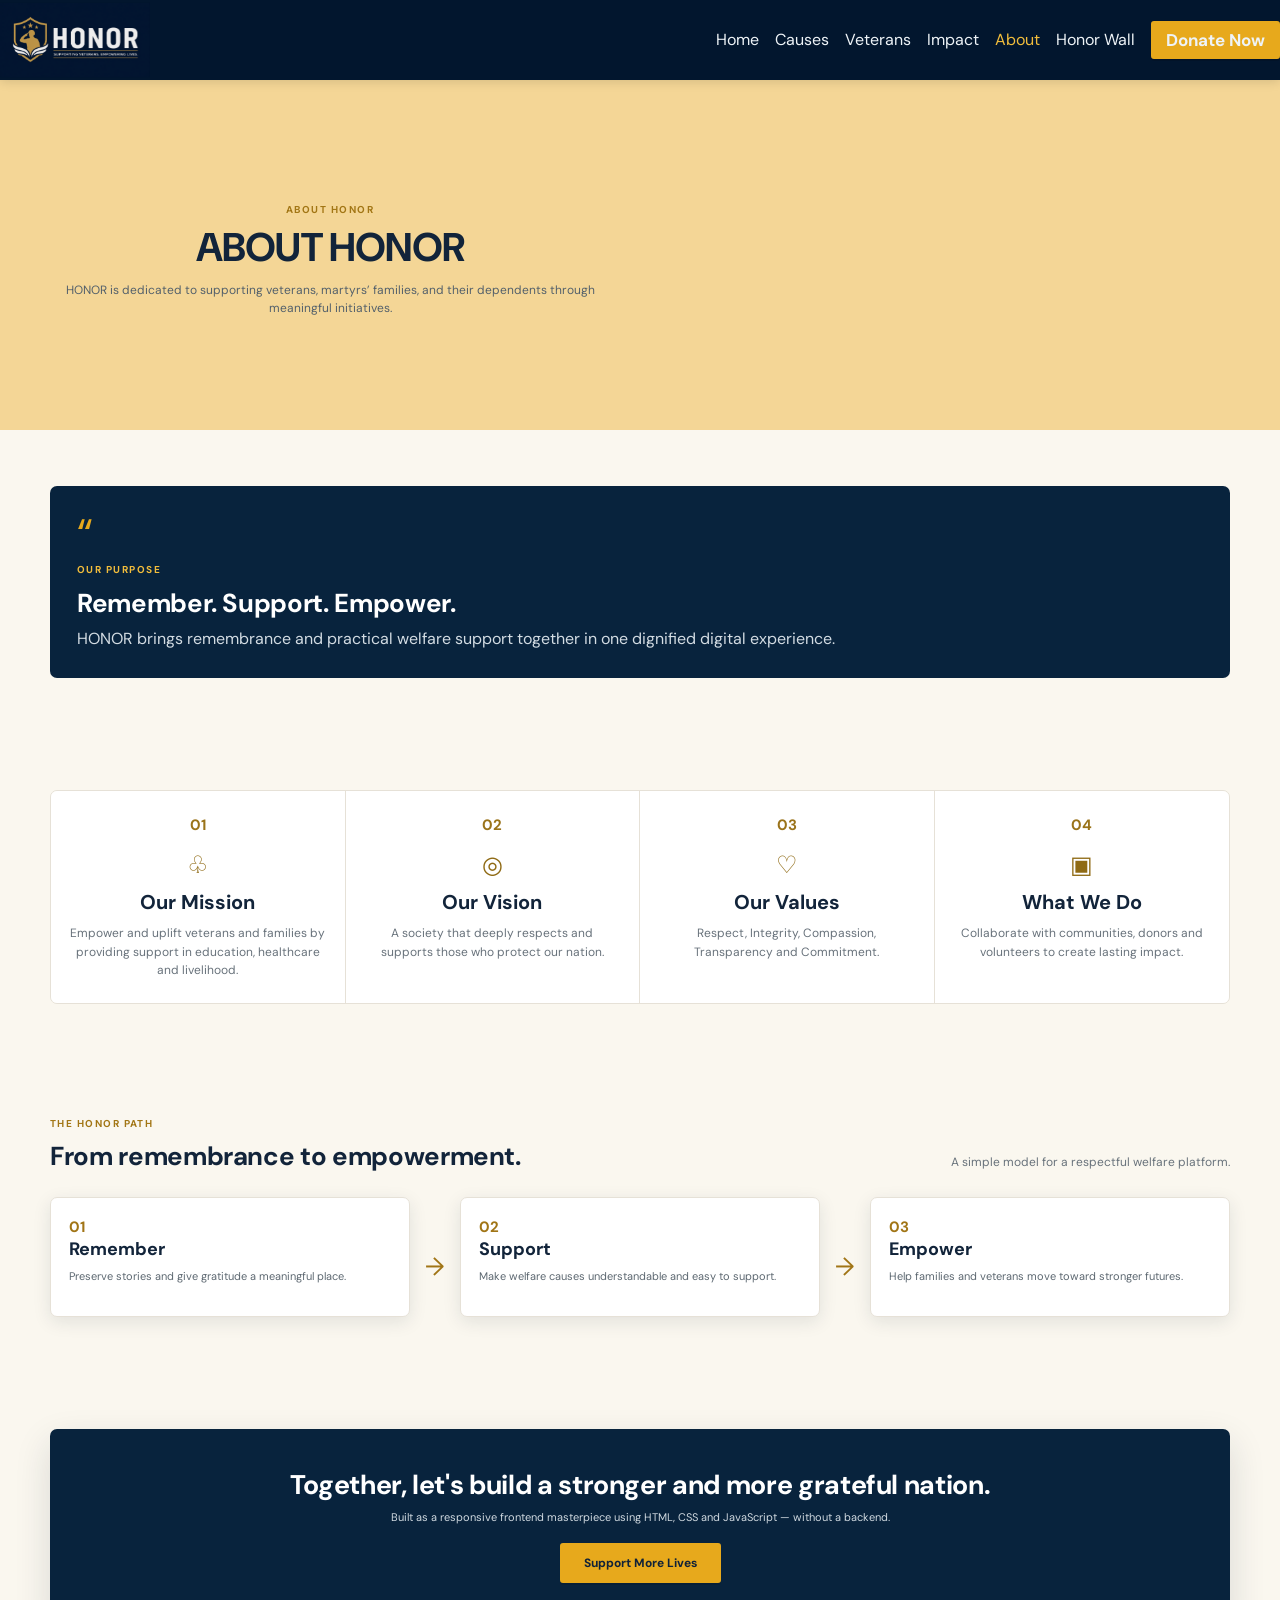
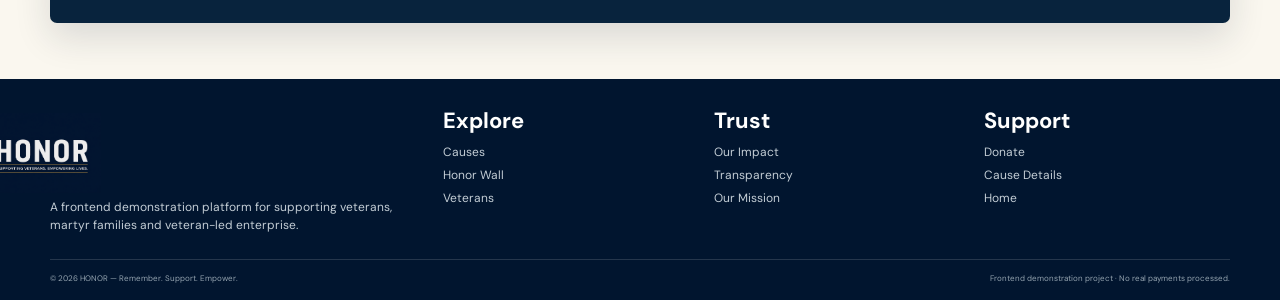
<file: final/about.html>
<!DOCTYPE html>
<html lang="en">
<head>
  <meta charset="UTF-8">
  <meta name="viewport" content="width=device-width, initial-scale=1.0">
  <meta name="description" content="HONOR — Remember. Support. Empower. A frontend prototype for veteran and martyr family welfare support.">
  <title>About — HONOR</title>
  <link rel="preconnect" href="https://fonts.googleapis.com">
  <link rel="preconnect" href="https://fonts.gstatic.com" crossorigin>
  <link href="https://fonts.googleapis.com/css2?family=DM+Sans:wght@400;500;600;700&family=Playfair+Display:wght@600;700&display=swap" rel="stylesheet">
  <link rel="stylesheet" href="css/style.css">
</head>
<body data-page="about">
  <div id="app"></div>
  <script src="js/main.js"></script>
</body>
</html>
</file>
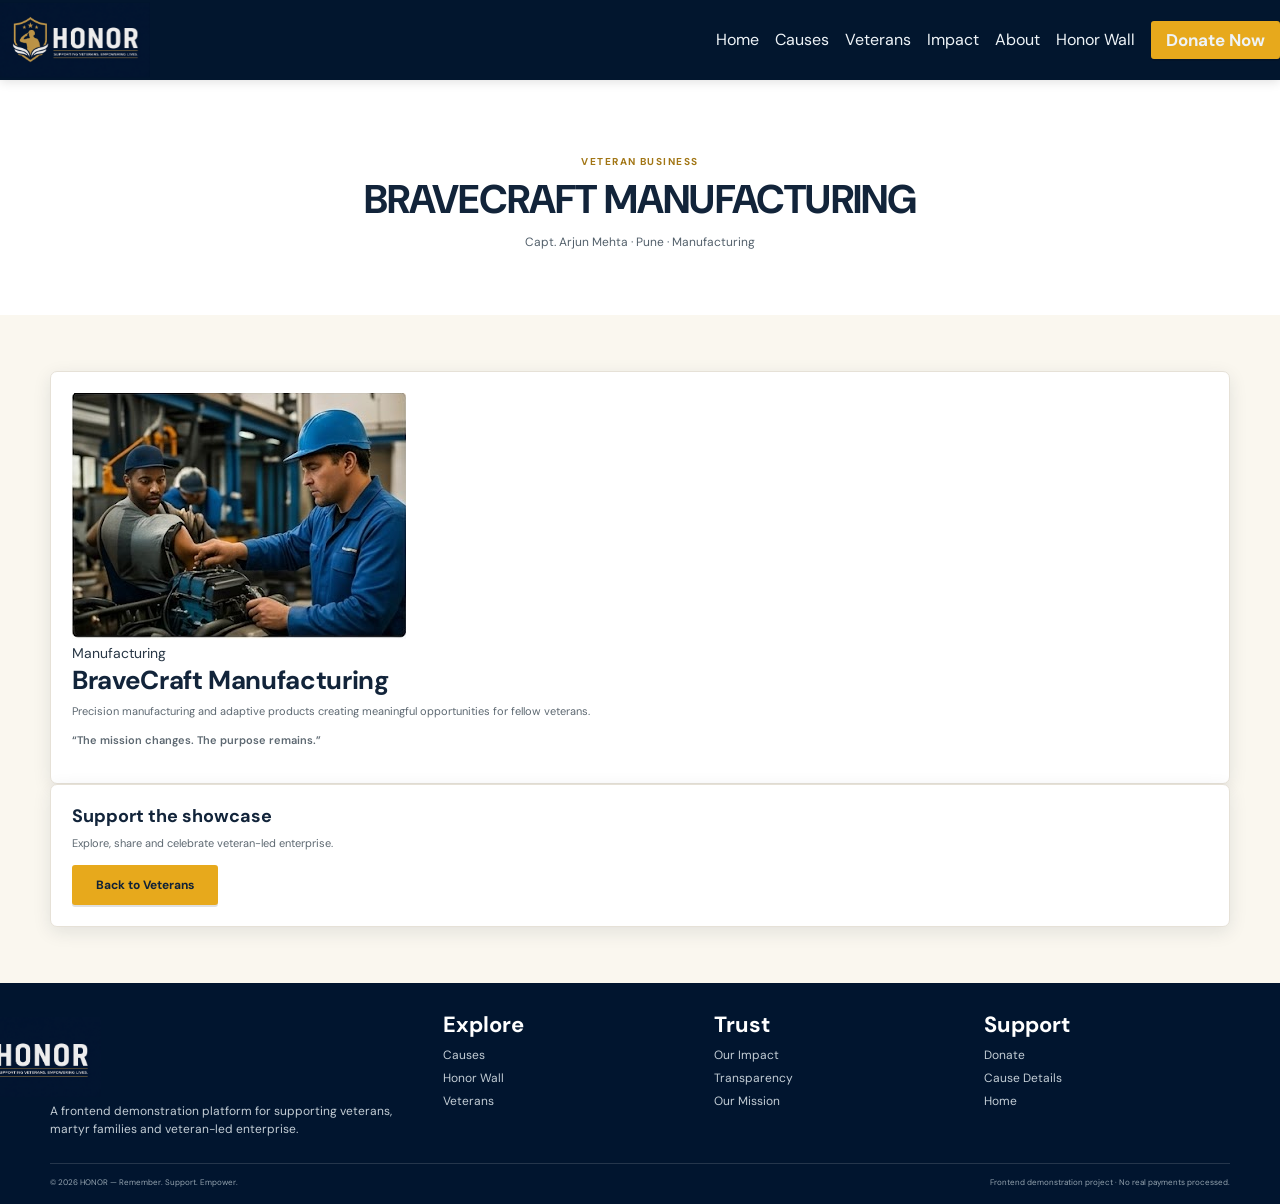
<file: final/business-details.html>
<!DOCTYPE html>
<html lang="en">
<head>
  <meta charset="UTF-8">
  <meta name="viewport" content="width=device-width, initial-scale=1.0">
  <meta name="description" content="HONOR — Remember. Support. Empower. A frontend prototype for veteran and martyr family welfare support.">
  <title>Veteran Business — HONOR</title>
  <link rel="preconnect" href="https://fonts.googleapis.com">
  <link rel="preconnect" href="https://fonts.gstatic.com" crossorigin>
  <link href="https://fonts.googleapis.com/css2?family=DM+Sans:wght@400;500;600;700&family=Playfair+Display:wght@600;700&display=swap" rel="stylesheet">
  <link rel="stylesheet" href="css/style.css">
</head>
<body data-page="business-details">
  <div id="app"></div>
  <script src="js/main.js"></script>
</body>
</html>
</file>
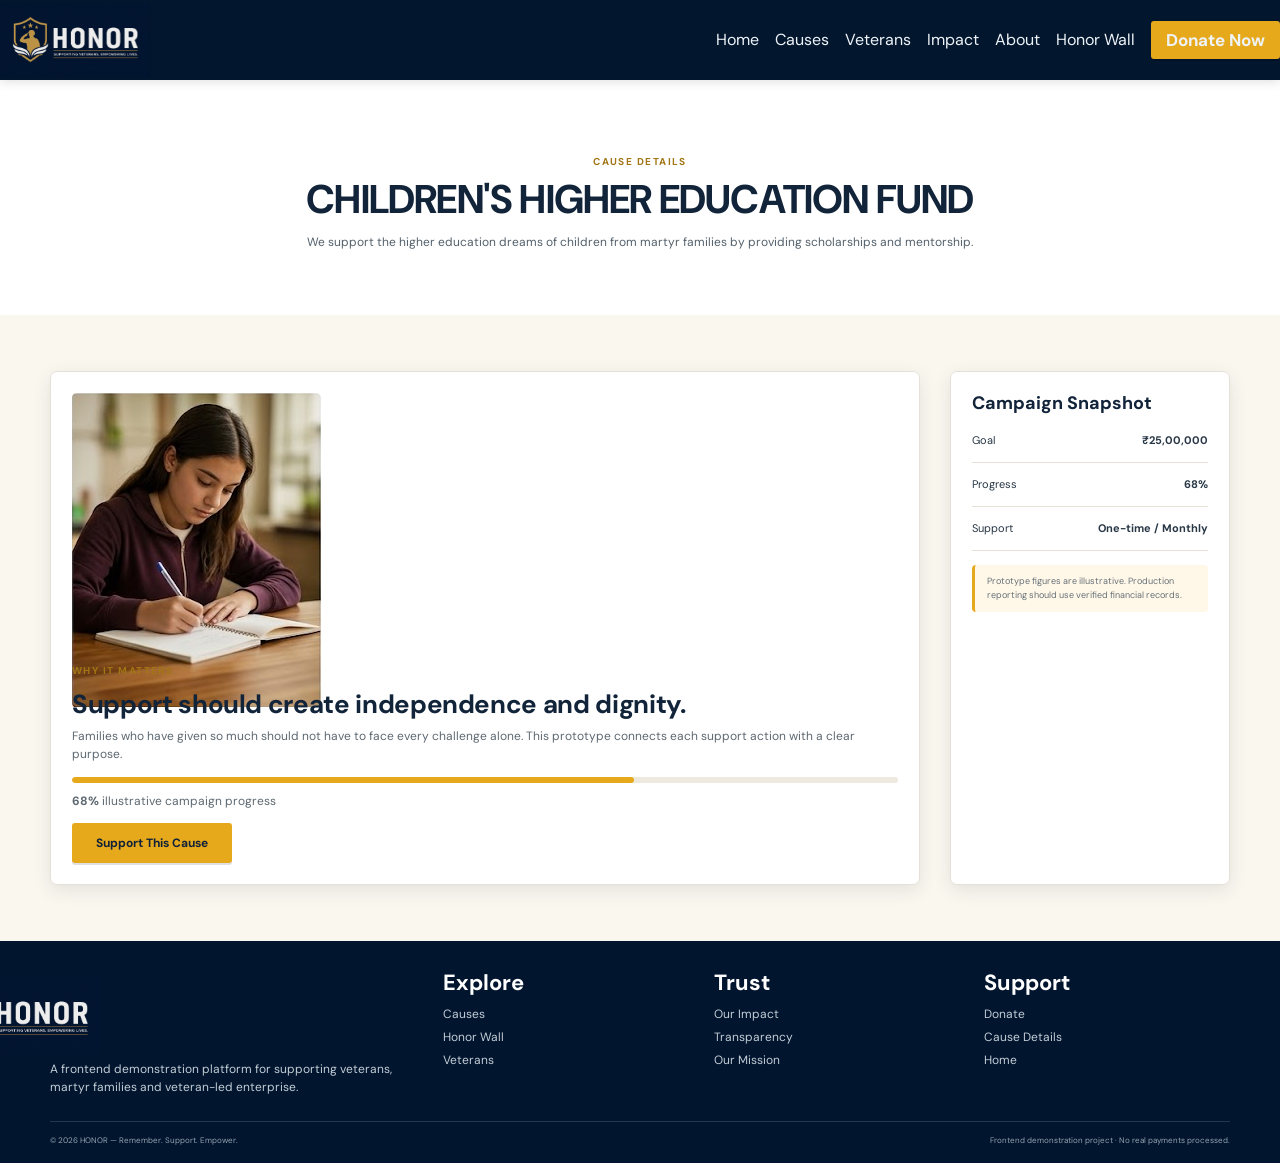
<file: final/cause-details.html>
<!DOCTYPE html>
<html lang="en">
<head>
  <meta charset="UTF-8">
  <meta name="viewport" content="width=device-width, initial-scale=1.0">
  <meta name="description" content="HONOR — Remember. Support. Empower. A frontend prototype for veteran and martyr family welfare support.">
  <title>Cause Details — HONOR</title>
  <link rel="preconnect" href="https://fonts.googleapis.com">
  <link rel="preconnect" href="https://fonts.gstatic.com" crossorigin>
  <link href="https://fonts.googleapis.com/css2?family=DM+Sans:wght@400;500;600;700&family=Playfair+Display:wght@600;700&display=swap" rel="stylesheet">
  <link rel="stylesheet" href="css/style.css">
</head>
<body data-page="cause-details">
  <div id="app"></div>
  <script src="js/main.js"></script>
</body>
</html>
</file>
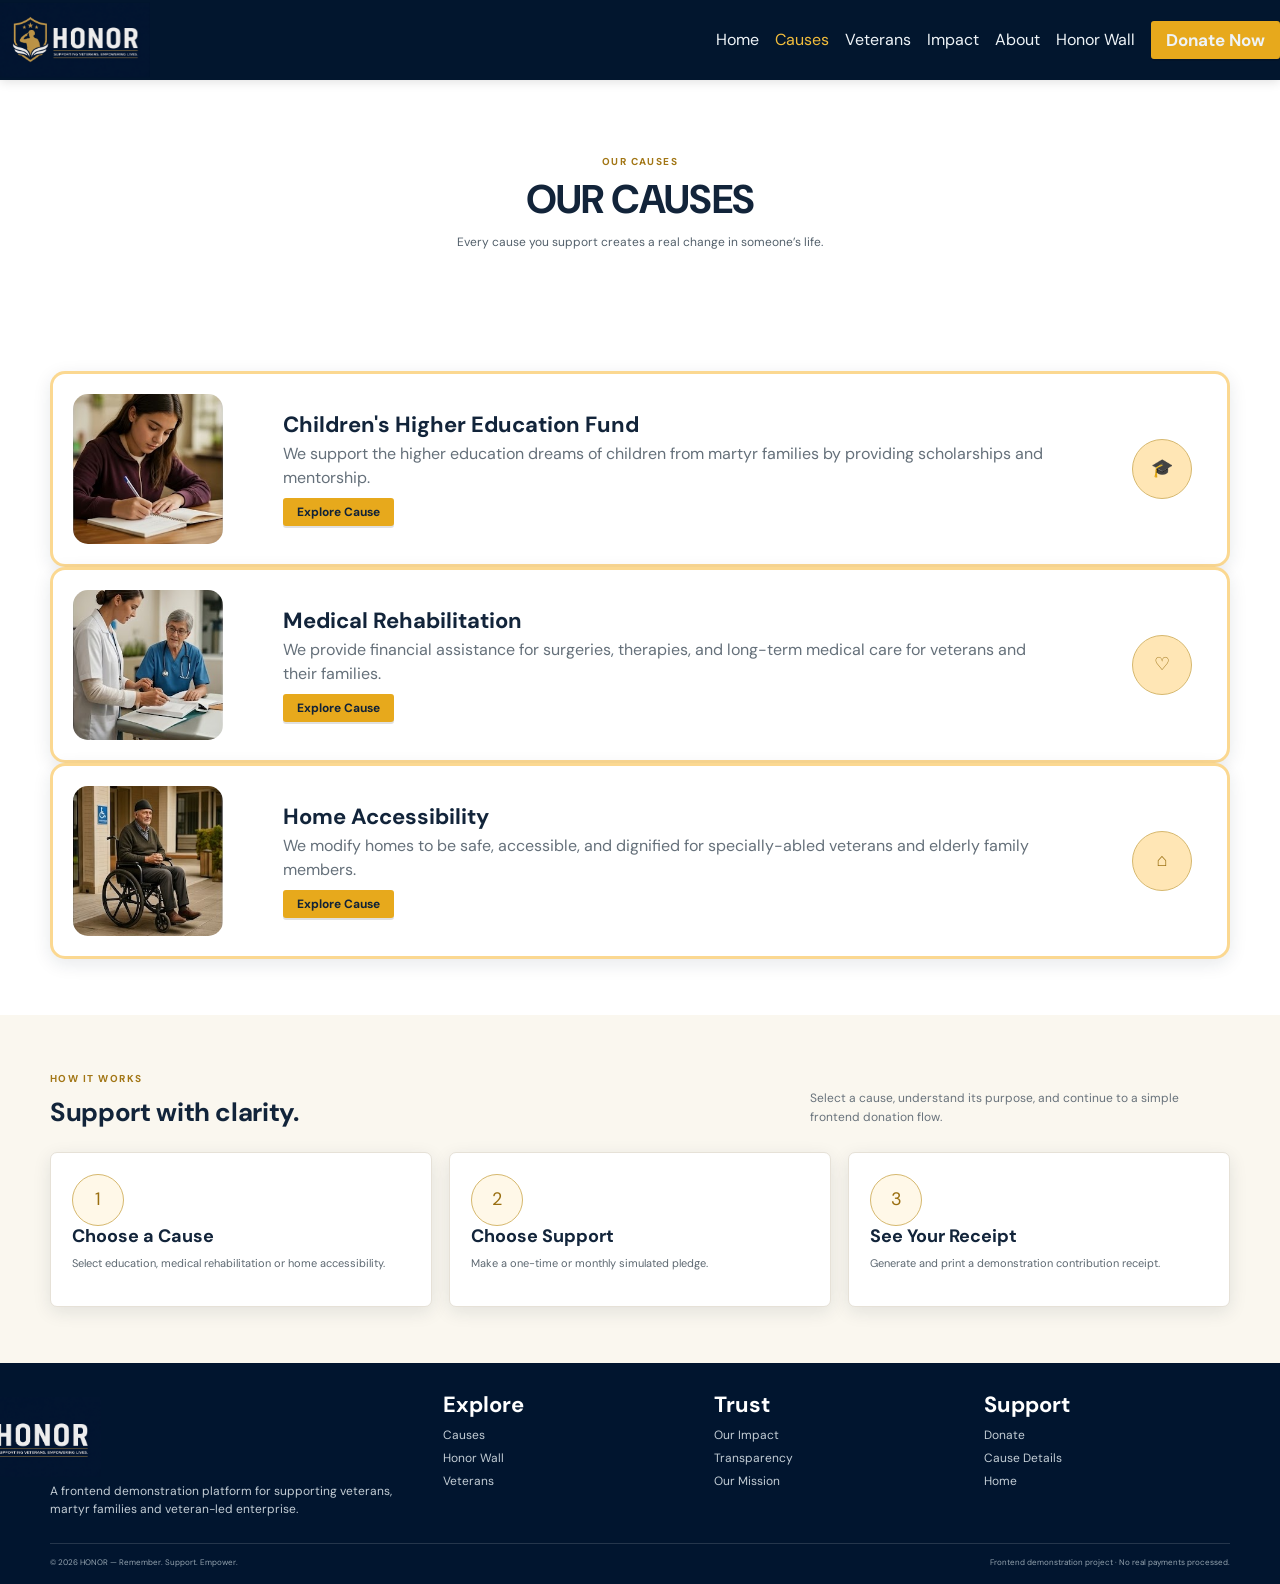
<file: final/causes.html>
<!DOCTYPE html>
<html lang="en">
<head>
  <meta charset="UTF-8">
  <meta name="viewport" content="width=device-width, initial-scale=1.0">
  <meta name="description" content="HONOR — Remember. Support. Empower. A frontend prototype for veteran and martyr family welfare support.">
  <title>Causes — HONOR</title>
  <link rel="preconnect" href="https://fonts.googleapis.com">
  <link rel="preconnect" href="https://fonts.gstatic.com" crossorigin>
  <link href="https://fonts.googleapis.com/css2?family=DM+Sans:wght@400;500;600;700&family=Playfair+Display:wght@600;700&display=swap" rel="stylesheet">
  <link rel="stylesheet" href="css/style.css">
</head>
<body data-page="causes">
  <div id="app"></div>
  <script src="js/main.js"></script>
</body>
</html>
</file>
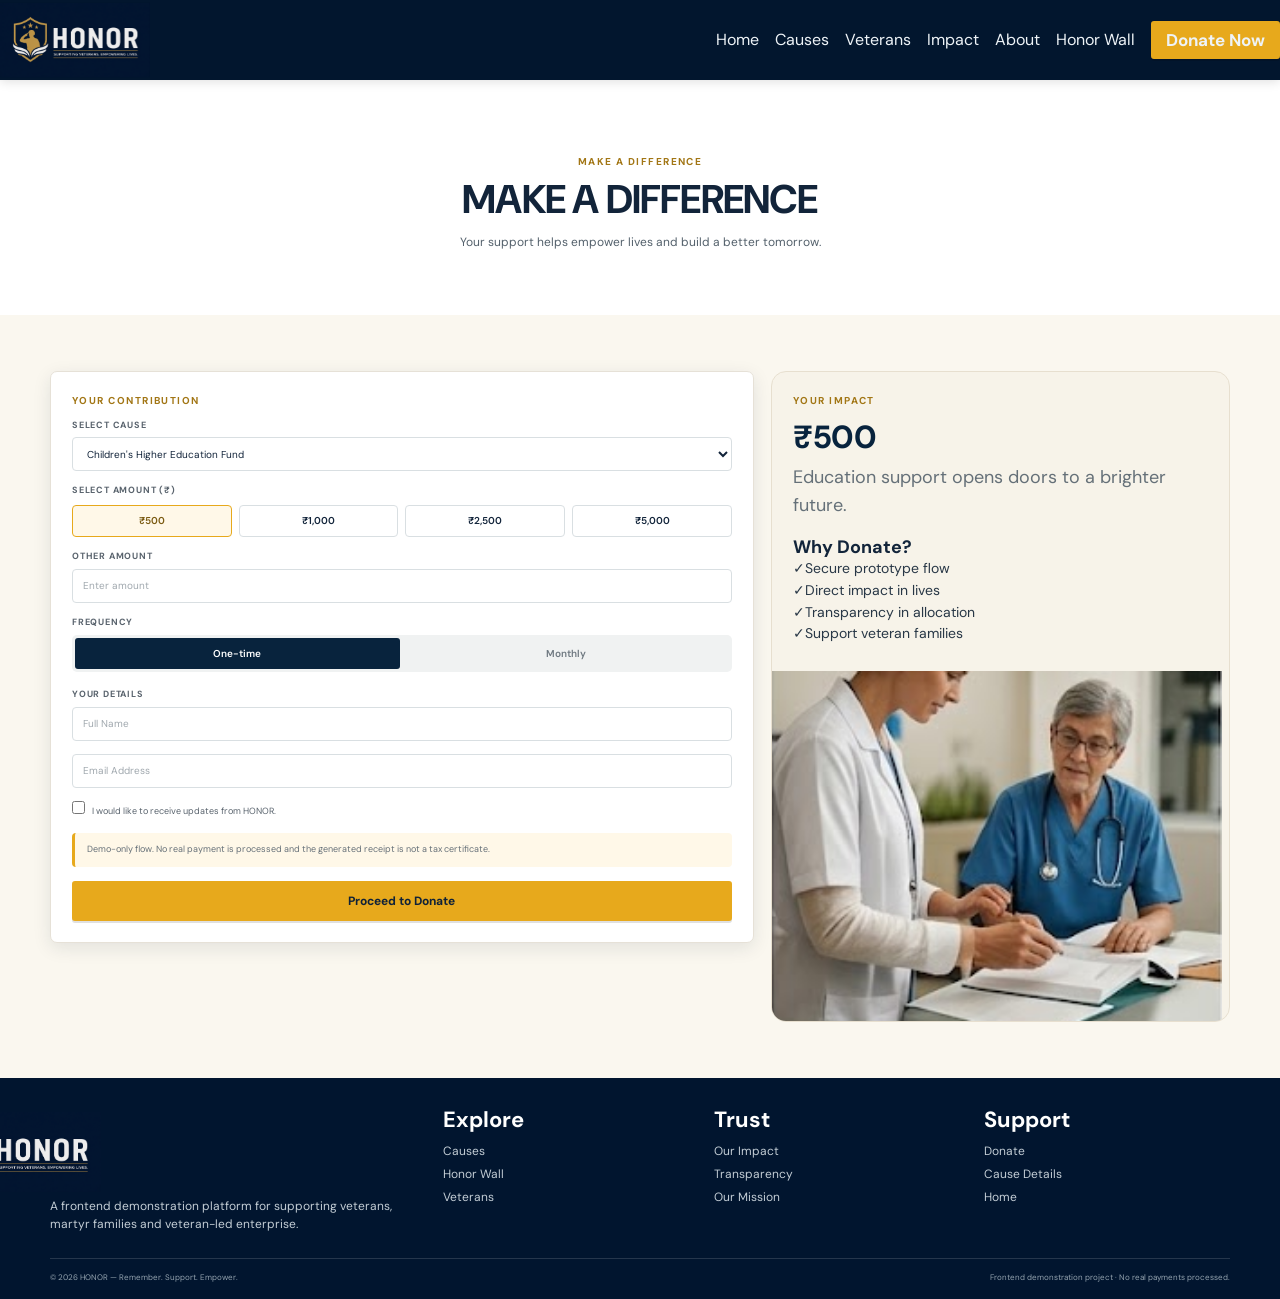
<file: final/donate.html>
<!DOCTYPE html>
<html lang="en">
<head>
  <meta charset="UTF-8">
  <meta name="viewport" content="width=device-width, initial-scale=1.0">
  <meta name="description" content="HONOR — Remember. Support. Empower. A frontend prototype for veteran and martyr family welfare support.">
  <title>Donate — HONOR</title>
  <link rel="preconnect" href="https://fonts.googleapis.com">
  <link rel="preconnect" href="https://fonts.gstatic.com" crossorigin>
  <link href="https://fonts.googleapis.com/css2?family=DM+Sans:wght@400;500;600;700&family=Playfair+Display:wght@600;700&display=swap" rel="stylesheet">
  <link rel="stylesheet" href="css/style.css">
</head>
<body data-page="donate">
  <div id="app"></div>
  <script src="js/main.js"></script>
</body>
</html>
</file>
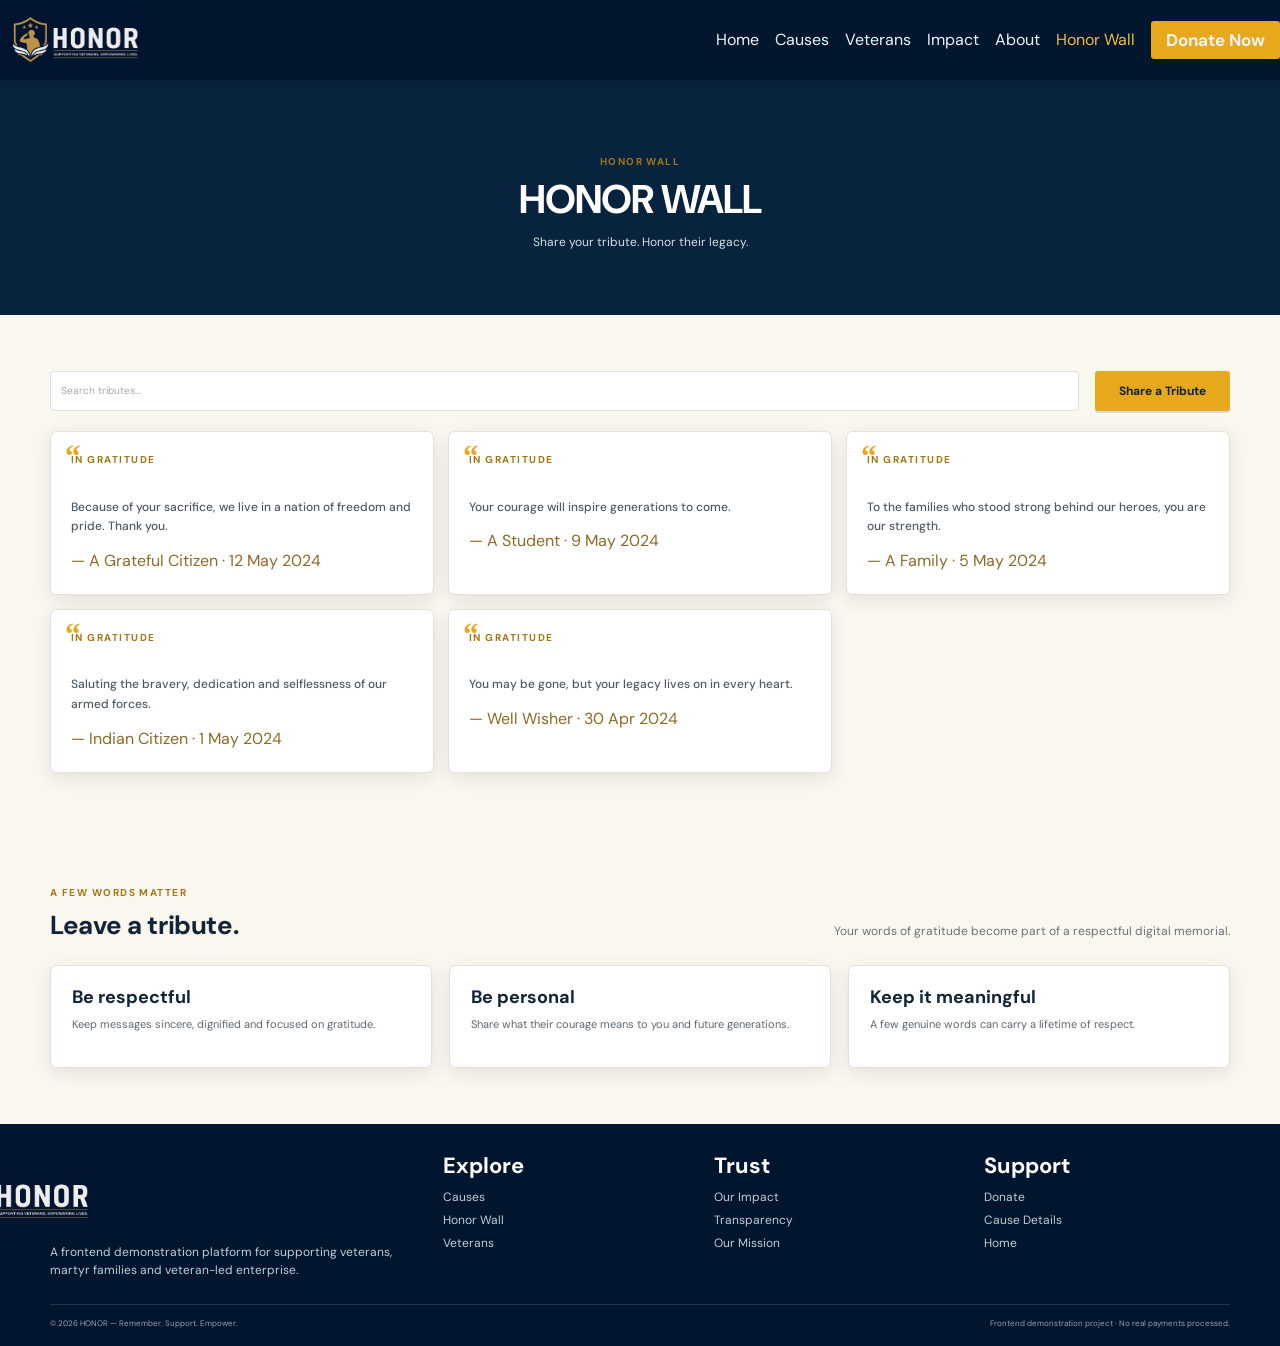
<file: final/honor-wall.html>
<!DOCTYPE html>
<html lang="en">
<head>
  <meta charset="UTF-8">
  <meta name="viewport" content="width=device-width, initial-scale=1.0">
  <meta name="description" content="HONOR — Remember. Support. Empower. A frontend prototype for veteran and martyr family welfare support.">
  <title>Honor Wall — HONOR</title>
  <link rel="preconnect" href="https://fonts.googleapis.com">
  <link rel="preconnect" href="https://fonts.gstatic.com" crossorigin>
  <link href="https://fonts.googleapis.com/css2?family=DM+Sans:wght@400;500;600;700&family=Playfair+Display:wght@600;700&display=swap" rel="stylesheet">
  <link rel="stylesheet" href="css/style.css">
</head>
<body data-page="honor-wall">
  <div id="app"></div>
  <script src="js/main.js"></script>
</body>
</html>
</file>
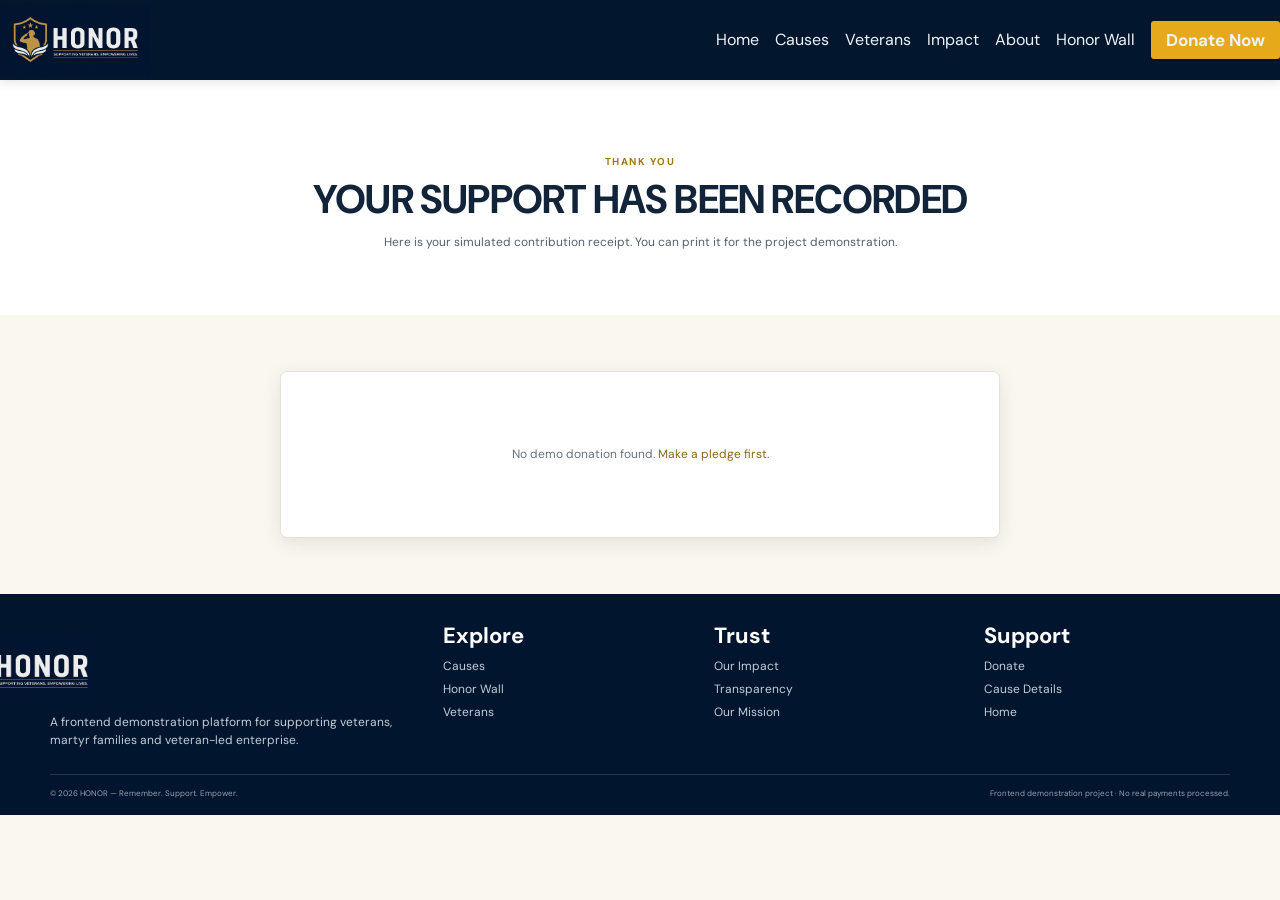
<file: final/receipt.html>
<!DOCTYPE html>
<html lang="en">
<head>
  <meta charset="UTF-8">
  <meta name="viewport" content="width=device-width, initial-scale=1.0">
  <meta name="description" content="HONOR — Remember. Support. Empower. A frontend prototype for veteran and martyr family welfare support.">
  <title>Donation Receipt — HONOR</title>
  <link rel="preconnect" href="https://fonts.googleapis.com">
  <link rel="preconnect" href="https://fonts.gstatic.com" crossorigin>
  <link href="https://fonts.googleapis.com/css2?family=DM+Sans:wght@400;500;600;700&family=Playfair+Display:wght@600;700&display=swap" rel="stylesheet">
  <link rel="stylesheet" href="css/style.css">
</head>
<body data-page="receipt">
  <div id="app"></div>
  <script src="js/main.js"></script>
</body>
</html>
</file>
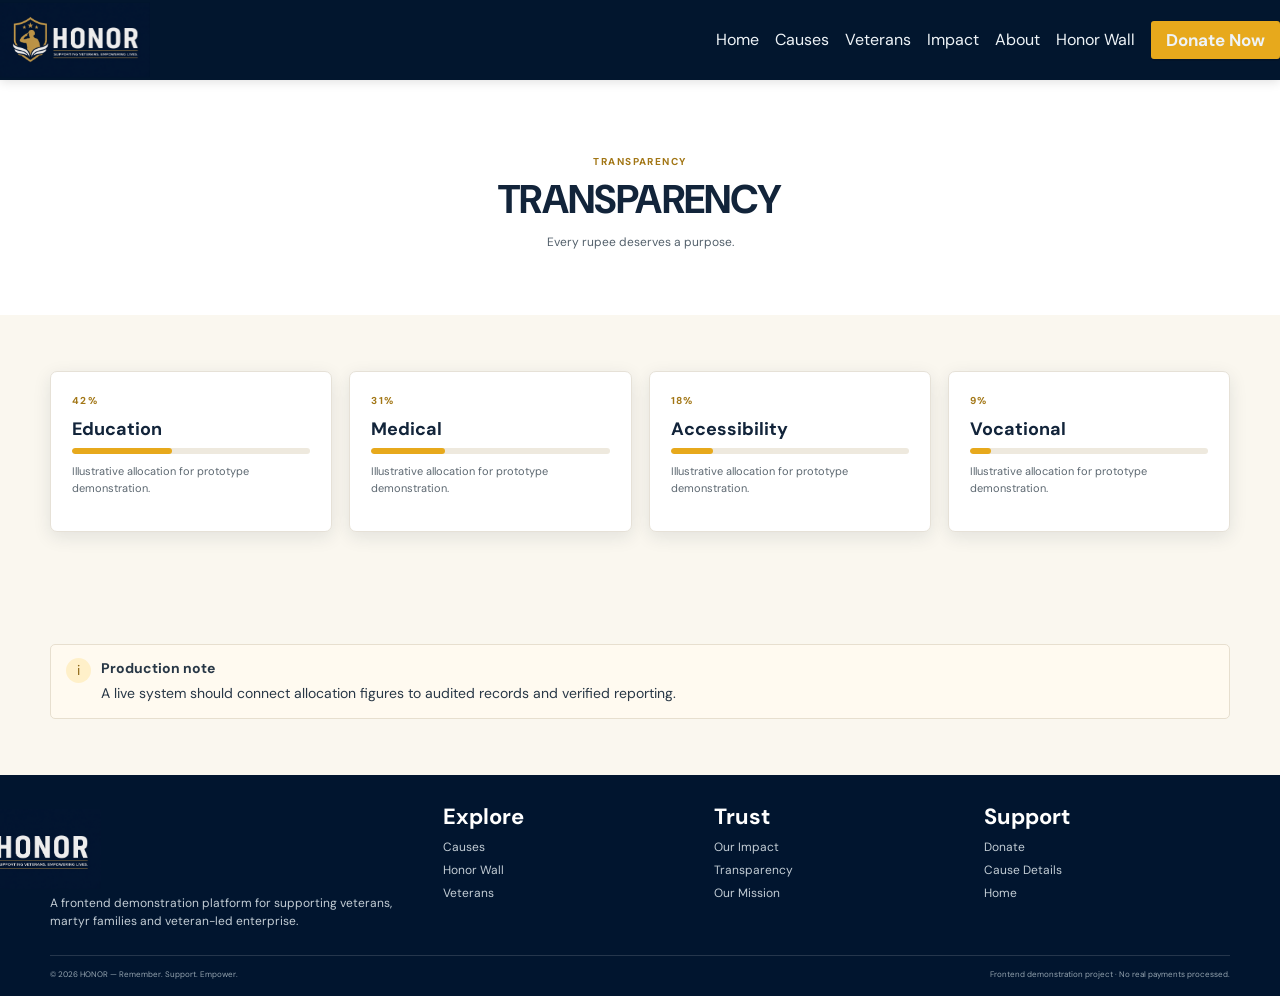
<file: final/transparency.html>
<!DOCTYPE html>
<html lang="en">
<head>
  <meta charset="UTF-8">
  <meta name="viewport" content="width=device-width, initial-scale=1.0">
  <meta name="description" content="HONOR — Remember. Support. Empower. A frontend prototype for veteran and martyr family welfare support.">
  <title>Transparency — HONOR</title>
  <link rel="preconnect" href="https://fonts.googleapis.com">
  <link rel="preconnect" href="https://fonts.gstatic.com" crossorigin>
  <link href="https://fonts.googleapis.com/css2?family=DM+Sans:wght@400;500;600;700&family=Playfair+Display:wght@600;700&display=swap" rel="stylesheet">
  <link rel="stylesheet" href="css/style.css">
</head>
<body data-page="transparency">
  <div id="app"></div>
  <script src="js/main.js"></script>
</body>
</html>
</file>
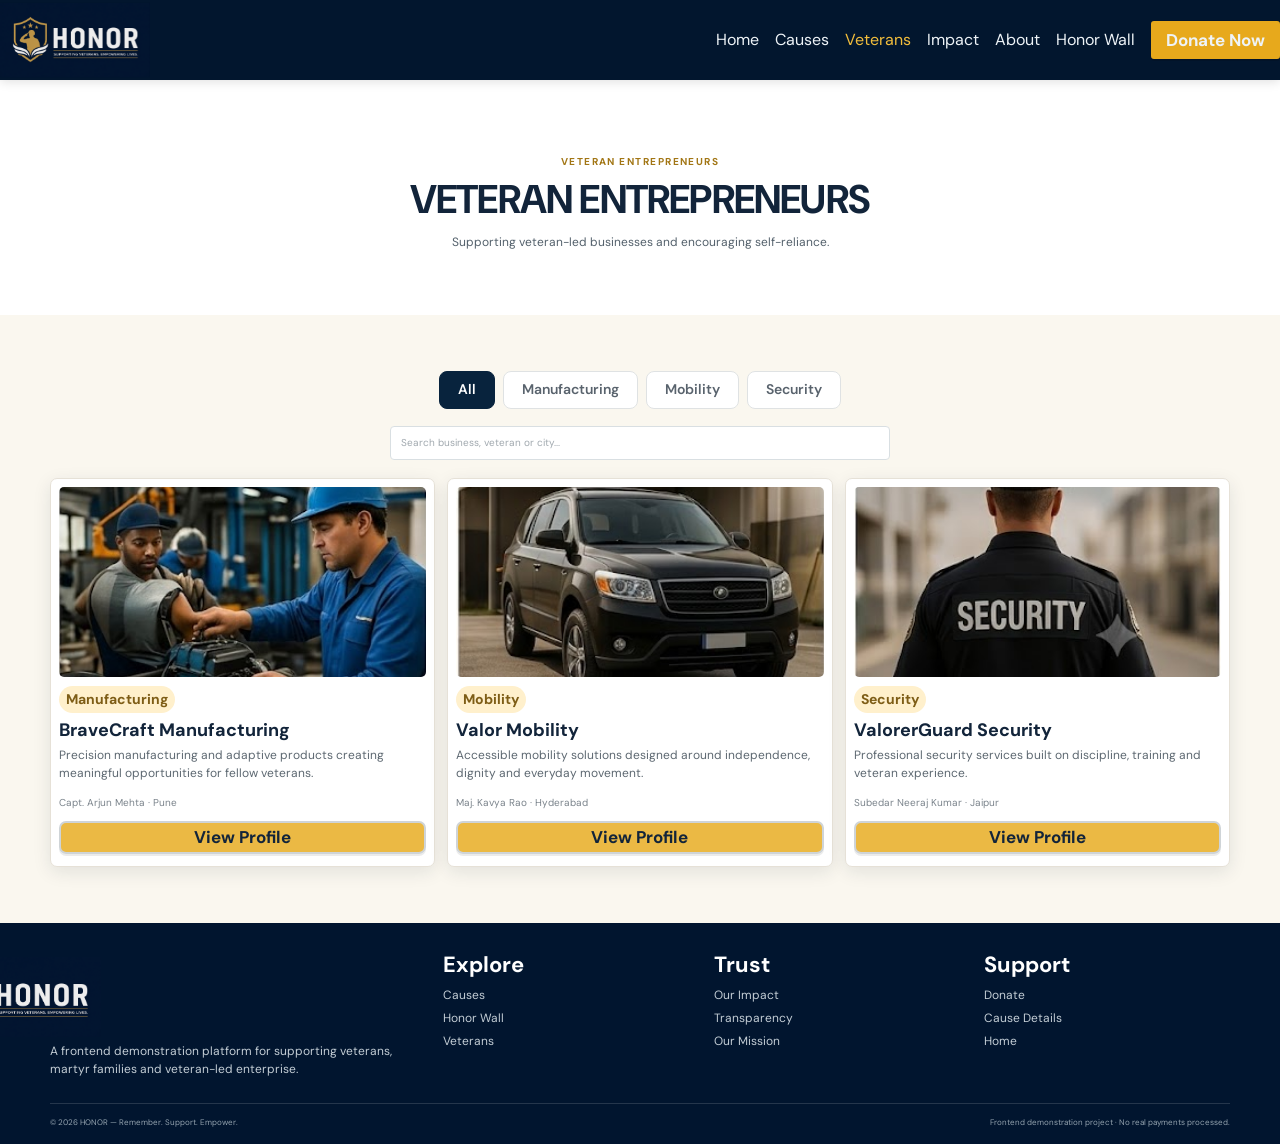
<file: final/veterans.html>
<!DOCTYPE html>
<html lang="en">
<head>
  <meta charset="UTF-8">
  <meta name="viewport" content="width=device-width, initial-scale=1.0">
  <meta name="description" content="HONOR — Remember. Support. Empower. A frontend prototype for veteran and martyr family welfare support.">
  <title>Veteran Entrepreneurs — HONOR</title>
  <link rel="preconnect" href="https://fonts.googleapis.com">
  <link rel="preconnect" href="https://fonts.gstatic.com" crossorigin>
  <link href="https://fonts.googleapis.com/css2?family=DM+Sans:wght@400;500;600;700&family=Playfair+Display:wght@600;700&display=swap" rel="stylesheet">
  <link rel="stylesheet" href="css/style.css">
</head>
<body data-page="veterans">
  <div id="app"></div>
  <script src="js/main.js"></script>
</body>
</html>
</file>
<file: final/css/style.css>
@import url('https://fonts.googleapis.com/css2?family=DM+Sans:wght@400;500;600;700&display=swap');

/* =========================================================
   HONOR — GLOBAL DESIGN SYSTEM
   War Veterans & Defense Martyr Families Welfare Portal
   ========================================================= */

:root{
  --navy:#08233d;
  --navy-2:#0d2d4d;
  --navy-3:#123957;
  --gold:#e7a91c;
  --gold-2:#f2bd3c;
  --gold-soft:#fff3d3;
  --ink:#12243a;
  --text:#283746;
  --muted:#68727b;
  --white:#fff;
  --cream:#faf7ef;
  --line:#e6e1d7;
  --line-dark:rgba(255,255,255,.14);
  --success:#43835e;
  --danger:#b34d4d;
  --shadow:0 5px 18px rgba(18,36,58,.10);
  --shadow-lg:0 14px 36px rgba(18,36,58,.14);
  --radius:7px;
  --container:1180px;
  --transition:220ms ease;
}

/* =========================================================
   RESET / GLOBAL
   ========================================================= */

*{
  box-sizing:border-box;
  margin:0;
  padding:0;
}

html{
  scroll-behavior:smooth;
}

body{
  font-family:'DM Sans',Arial,sans-serif;
  background:var(--cream);
  color:var(--text);
  line-height:1.55;
  font-size:14px;
}

a{
  text-decoration:none;
  color:inherit;
}

button,
input,
select,
textarea{
  font:inherit;
}

button{
  cursor:pointer;
}

img{
  display:block;
  max-width:100%;
}

.container{
  width:min(var(--container),calc(100% - 40px));
  margin-inline:auto;
}

.fade{
  animation:pageIn .45s ease both;
}

@keyframes pageIn{
  from{
    opacity:0;
    transform:translateY(8px);
  }
  to{
    opacity:1;
    transform:translateY(0);
  }
}
/* =========================================
   BUTTONS — TILE STYLE
   ========================================= */

.btn {
  display: inline-flex;
  align-items: center;
  justify-content: center;

  min-height: 40px;
  padding: 10px 22px;

  background: var(--gold);
  color: #102238;

  border: 2px solid var(--gold);
  border-radius: 3px;

  box-sizing: border-box;

  font-size: 12px;
  font-weight: 700;
  line-height: 1;
  text-decoration: none;

  cursor: pointer;

  box-shadow: 0 2px 0 rgba(0,0,0,.12);

  transition:
    background .2s ease,
    border-color .2s ease,
    transform .2s ease,
    box-shadow .2s ease;
}

/* Hover */
.btn:hover {
  background: var(--gold-2);
  border-color: var(--gold-2);

  transform: translateY(-2px);

  box-shadow: 0 5px 12px rgba(0,0,0,.16);
}

/* Click */
.btn:active {
  transform: translateY(0);
  box-shadow: 0 1px 2px rgba(0,0,0,.12);
}


/* =========================================
   OUTLINE TILE
   ========================================= */

.btn-outline {
  background: #ffffff;
  color: var(--ink);

  border: 2px solid #cfd4d7;

  box-shadow: 0 2px 0 rgba(0,0,0,.08);
}

.btn-outline:hover {
  background: #f5f6f6;
  border-color: #aeb6bb;
}


/* =========================================
   HEADER DONATE TILE
   ========================================= */

.nav .btn {
  min-width: 120px;
  height: 34px;
  min-height: 34px;

  padding: 8px 18px;

  background: var(--gold);
  color: #061930;

  border: 2px solid var(--gold);
  border-radius: 3px;

  font-size: 10px;
  font-weight: 700;

  box-sizing: border-box;
}


/* Header Donate hover */
.nav .btn:hover {
  background: var(--gold-2);
  border-color: var(--gold-2);
}
/* =========================================================
   HONOR — MASTER HEADER
   SAME HEADER ON EVERY PAGE
   ========================================================= */

:root{
  --honor-header-height:80px;
  --honor-header-container:1180px;
  --honor-header-side:40px;

  --honor-logo-width:150px;
  --honor-logo-height:200px;

  --honor-nav-gap:16px;
  --honor-nav-font-size:16px;

  --honor-donate-height:38px;
  --honor-donate-min-width:120px;
  --honor-donate-font-size:17px;
}


/* ================= HEADER ================= */

.site-header{
  position:sticky;
  top:0;
  z-index:1000;

  width:100%;
  height:var(--honor-header-height);
  min-height:var(--honor-header-height);

  background:#02162e;
  box-shadow:0 2px 10px rgba(0,0,0,.12);
}


/* ================= HEADER CONTAINER ================= */

.site-header .container{
  width:min(
    var(--honor-header-container),
    calc(100% - var(--honor-header-side))
  );

  height:var(--honor-header-height);
  min-height:var(--honor-header-height);

  margin:0 auto;
  padding:0;
}


/* ================= NAV ================= */

.site-header .nav{
  width:100%;
  height:100%;
  min-height:var(--honor-header-height);

  display:flex;
  align-items:center;

  gap:24px;

  position:relative;
}


/* ================= LOGO ================= */

.site-header .logo{
  width:var(--honor-logo-width);
  height:var(--honor-logo-height);

  flex:0 0 var(--honor-logo-width);

  display:flex;
  align-items:center;

  margin:0;
  padding:0;

  line-height:1;
  white-space:nowrap;

  position:relative;
  left:0;
  top:0;

  transform:none !important;

  overflow:visible;
}


.site-header .logo img{
  display:block;

  width:var(--honor-logo-width);
  height:var(--honor-logo-height);

  max-width:none;

  margin:0;
  padding:0;

  object-fit:contain;
  object-position:left center;

  transform:none !important;
}


/* ================= NAV LINKS ================= */

.site-header .nav-links{
  margin-left:auto;

  display:flex;
  align-items:center;

  gap:var(--honor-nav-gap);

  flex:0 0 auto;

  position:relative;
  left:0;
  top:0;

  transform:none !important;

  white-space:nowrap;
}


.site-header .nav-links a{
  display:inline-flex;
  align-items:center;
  justify-content:center;

  height:29px;

  margin:0;
  padding:0;

  font-size:var(--honor-nav-font-size);
  line-height:1;

  white-space:nowrap;

  color:#eef3f7;

  transform:none !important;

  transition:color var(--transition);
}


.site-header .nav-links a:hover,
.site-header .nav-links a.active{
  color:var(--gold-2);
}


/* ================= DONATE BUTTON ================= */

.site-header .nav .btn{
  display:inline-flex;
  align-items:center;
  justify-content:center;

  width:auto;
  min-width:var(--honor-donate-min-width);

  height:var(--honor-donate-height);
  min-height:var(--honor-donate-height);

  margin:0;
  padding:7px 13px;

  flex:0 0 auto;

  font-size:var(--honor-donate-font-size);
  line-height:1;

  position:relative;
  left:0;
  top:0;

  transform:none !important;
}


/* ================= MENU BUTTON ================= */

.site-header .menu{
  display:none;

  width:34px;
  height:34px;

  margin-left:auto;
  padding:0;

  border:0;

  background:transparent;
  color:#fff;

  font-size:24px;

  align-items:center;
  justify-content:center;
}


/* =========================================================
   TABLET
   ========================================================= */

@media(max-width:1050px){

  .site-header .nav{
    gap:18px;
  }

  .site-header .nav-links{
    gap:14px;
  }
}


/* =========================================================
   MOBILE
   ========================================================= */

@media(max-width:850px){

  .site-header,
  .site-header .container,
  .site-header .nav{
    height:58px;
    min-height:58px;
  }

  .site-header .menu{
    display:flex;
  }

  .site-header .nav-links{
    display:none;

    position:absolute;

    left:0;
    right:0;
    top:58px;

    width:100%;

    margin:0;
    padding:14px 20px 18px;

    background:var(--navy);

    flex-direction:column;
    align-items:stretch;

    gap:0;

    border-top:1px solid var(--line-dark);

    box-shadow:0 10px 22px rgba(0,0,0,.16);

    transform:none !important;
  }

  .site-header .nav-links.open{
    display:flex;
  }

  .site-header .nav-links a{
    width:100%;
    height:auto;
    min-height:38px;

    padding:10px 0;

    border-bottom:1px solid var(--line-dark);

    font-size:11px;
  }

  .site-header .nav-links a:last-child{
    border-bottom:0;
  }

  .site-header .nav-links .btn{
    width:100%;
    margin-top:10px;

    text-align:center;
  }
}


/* =========================================================
   SMALL MOBILE
   ========================================================= */

@media(max-width:620px){

  .site-header .container{
    width:calc(100% - 28px);
  }

  .site-header .logo,
  .site-header .logo img{
    width:112px;
    height:40px;
  }
}
/* =========================================================
   GLOBAL TYPOGRAPHY / SECTIONS
   ========================================================= */

h1,
h2,
h3{
  font-family:'DM Sans',Arial,sans-serif;
  color:var(--ink);
  line-height:1.16;
  font-weight:700;
}

h1{
  font-size:clamp(31px,4.2vw,48px);
  letter-spacing:-.8px;
}

h2{
  font-size:26px;
  letter-spacing:-.35px;
}

h3{
  font-size:18px;
}

p{
  color:var(--text);
}

.lead{
  max-width:580px;
  color:#53606b;
  font-size:14px;
  margin:13px 0 20px;
}

.kicker{
  font-size:10px;
  font-weight:700;
  letter-spacing:1.45px;
  color:#a27615;
  text-transform:uppercase;
  margin-bottom:10px;
}

.section{
  padding:56px 0;
}

.section.compact{
  padding:38px 0;
}

.section-stone{
  background:var(--cream);
}

.section-dark{
  background:var(--navy);
  color:#fff;
}

.section-dark h2,
.section-dark h3{
  color:#fff;
}

.section-dark p{
  color:#d1d9df;
}

.section-head{
  display:flex;
  justify-content:space-between;
  align-items:flex-end;
  gap:30px;
  margin-bottom:25px;
}

.section-head > div{
  max-width:640px;
}

.section-head > p{
  max-width:420px;
  color:var(--muted);
  font-size:12px;
}

.text-center{
  text-align:center;
}

/* =========================================================
   HOME PAGE
   Only body[data-page="home"] rules belong to Home.
   ========================================================= */

body[data-page="home"]{
  background:var(--cream);
}

body[data-page="home"] .hero{
  position:relative;
  min-height:700px;
  display:flex;
  align-items:center;
  overflow:hidden;
  background:#f5efe1;
}

body[data-page="home"] .hero::before{
  content:'';
  position:absolute;
  inset:0;
  background:
    linear-gradient(
      90deg,
      #faf0dae8 0%,
      #f6e2b9 43%,
      rgba(248, 242, 229, 0.505) 54%,
      rgba(248,242,229,.10) 100%
    ),
    radial-gradient(
      circle at 76% 52%,
      rgba(231,169,28,.18),
      transparent 75%
    );
  z-index:1;
}

body[data-page="home"] .hero::after{
  content:'';
  position:absolute;
  right:0;
  top:0;
  width:58%;
  height:100%;
  background:
    linear-gradient(
      180deg,
      rgba(255,255,255,.06),
      rgba(0,0,0,.06)
    ),
    url('https://encrypted-tbn0.gstatic.com/images?q=tbn:ANd9GcTkaSTBMIC6CYFTBjbnT3ExX7E8yXIRfeOODqGI0bSpFRGJE8lk6-i5McV3&s=10') center/cover no-repeat;
  mix-blend-mode:multiply;
  opacity:.96;
  z-index:0;
}

body[data-page="home"] .hero-inner{
  position:relative;
  z-index:2;
  width:min(var(--container),calc(100% - 40px));
  margin:auto;
  padding:74px 0;
}

body[data-page="home"] .hero h1{
  max-width:455px;
  font-size:clamp(50px,6vw,68px);
  text-transform:uppercase;
  letter-spacing:.2px;
}

body[data-page="home"] .hero .lead{
  max-width:410px;
  font-size:18px;
}

body[data-page="home"] .hero .btn{
  gap:20px;
  min-width:120px;
  min-height:50px;
}

body[data-page="home"] .support-strip{
  background:#fff;
}

/* Home Help Section */
body[data-page="home"] .help-section{
  background:var(--cream);
}

/* Home support images if image elements are present */
body[data-page="home"] .support-image{
  overflow:hidden;
  border-radius:7px;
}

body[data-page="home"] .support-image img{
  width:100%;
  height:100%;
  object-fit:cover;
}
/* =========================================================
   HOME PAGE — CAUSES TILES
   HOME ONLY — DO NOT CHANGE OTHER PAGES
   ========================================================= */

body[data-page="home"] .cause-list{
  display:flex;
  flex-direction:column;
  gap:20px;
  width:100%;
}

body[data-page="home"] .cause-card{
  display:grid;
  grid-template-columns:230px minmax(0,1fr) auto;
  align-items:center;
  gap:10px;

  width:100%;
  min-height:10px;
  padding:18px 24px;

  background:#fff;
  border:2px solid #f5a300;
  border-radius:15px;
  box-shadow:0 3px 12px rgba(0,0,0,.07);

  overflow:hidden;
}

body[data-page="home"] .cause-card-image{
  width:150px;
  height:150px;
  overflow:hidden;
  border-radius:15px;
}

body[data-page="home"] .cause-card-image img{
  display:block;
  width:100%;
  height:100%;
  object-fit:cover;
}

body[data-page="home"] .cause-card-content{
  min-width:0;
}

body[data-page="home"] .cause-card-content h3{
  margin:0 0 8px;
  color:var(--navy);
  font-size:24px;
  font-weight:700;
  text-transform:uppercase;
}

body[data-page="home"] .cause-card-content p{
  margin:0;
  max-width:650px;
  color:#66717a;
  font-size:16px;
  line-height:1.6;
}

body[data-page="home"] .cause-card-content .btn{
  display:inline-flex;
  margin-top:16px;
  min-width:160px;
  min-height:42px;
}

body[data-page="home"] .cause-card-side{
  display:flex;
  align-items:center;
  justify-content:center;
  width:72px;
  height:52px;
}

body[data-page="home"] .cause-card-side .icon{
  display:flex;
  align-items:center;
  justify-content:center;

  width:64px;
  height:64px;

  border:1px solid var(--gold);
  border-radius:50%;

  color:var(--gold);
  font-size:38px;
}

/* MOBILE */
@media(max-width:850px){

  body[data-page="home"] .cause-card{
    grid-template-columns:1fr;
    gap:14px;
    padding:16px;
  }

  body[data-page="home"] .cause-card-image{
    width:100%;
    height:190px;
  }

  body[data-page="home"] .cause-card-content h3{
    font-size:16px;
  }

  body[data-page="home"] .cause-card-side{
    display:none;
  }

}
/* =========================================================
   ALL INTERNAL PAGE HEROES
   Same width / alignment on Causes, Donate, Wall, Veterans,
   Impact, About and other internal pages.
   ========================================================= */

.page-hero{
  width:100%;
  min-height:235px;
  padding:48px 0 38px;
  display:flex;
  align-items:center;
  text-align:center;
  background:#fff;
}

.page-hero .container{
  width:min(var(--container),calc(100% - 40px));
  max-width:var(--container);
  margin-inline:auto;
}

.page-hero .kicker{
  margin-bottom:7px;
}

.page-hero h1{
  font-size:clamp(28px,4vw,40px);
  text-transform:uppercase;
}

.page-hero .lead{
  max-width:680px;
  margin:10px auto 0;
  font-size:12px;
}

/* =========================================================
   CAUSES PAGE
   ========================================================= */

body[data-page="causes"]{
  background:var(--white);
}

body[data-page="causes"] .page-hero{
  background:#a8aa2c00;
}

body[data-page="causes"] .cause-list{
  width:100%;
  max-width:900%;
  height:100%;
  max-height:200%;
  margin-inline:auto;
}

body[data-page="causes"] .cause-card{
  display:grid;
  grid-template-columns:150px minmax(0,1fr) 90px;
  gap:60px;
  align-items:center;
  padding:20px;
  background:#fff;
  border:3px solid #f6a5036f;
  border-radius:15px; 
  box-shadow:var(--shadow);
}

body[data-page="causes"] .cause-card-image{
  height:150px;
  width: 150px;
  border-radius:15px;
  overflow:hidden;
  background:var(--cream);
}

body[data-page="causes"] .cause-card-image img{
  width:100%;
  height:100%;
  object-fit:cover;
}

body[data-page="causes"] .cause-card-content h3{
  font-size:22px;
  margin-bottom:4px;
}

body[data-page="causes"] .cause-card-content p{
  font-size:16px;
  line-height:1.5;
  margin:0 0 8px;
  color:#65707a;
}

body[data-page="causes"] .cause-card .btn{
  font-size:12px;
  min-height:28px;
  padding:6px 12px;
}

body[data-page="causes"] .cause-card-side{
  display:flex;
  align-items:center;
  justify-content:center;
}

body[data-page="causes"] .cause-card-side .icon{
  width:60px;
  height:60px;
  background:#ffaa004a;
}

body[data-page="causes"] .cause-number{
  font-size:10px;
  color:#8b6b25;
  font-weight:700;
}

/* Causes image slots */
body[data-page="causes"] .cause-card:nth-child(1) .cause-card-image img{
  object-position:center;
}

body[data-page="causes"] .cause-card:nth-child(2) .cause-card-image img{
  object-position:center;
}

body[data-page="causes"] .cause-card:nth-child(3) .cause-card-image img{
  object-position:center;
}

/* =========================================================
   CAUSE DETAILS PAGE
   ========================================================= */

body[data-page="cause-details"]{
  background:var(--cream);
}

body[data-page="cause-details"] .cause-details{
  display:grid;
  grid-template-columns:minmax(0,1fr) 280px;
  gap:30px;
}

body[data-page="cause-details"] .cause-details p{
  font-size:12px;
}

body[data-page="cause-details"] .cause-stat{
  padding:13px 0;
  border-bottom:1px solid var(--line);
  display:flex;
  justify-content:space-between;
  font-size:11px;
}

body[data-page="cause-details"] .cause-detail-image{
  width:100%;
  max-height:360px;
  border-radius:7px;
  overflow:hidden;
  margin-bottom:20px;
}

body[data-page="cause-details"] .cause-detail-image img{
  width:100%;
  height:100%;
  object-fit:cover;
}

/* =========================================================
   DONATE PAGE
   ========================================================= */

body[data-page="donate"]{
  background:var(--cream);
}

body[data-page="donate"] .form-grid{
  display:grid;
  grid-template-columns:1.15fr .75fr;
  gap:17px;
  align-items:start;
}

body[data-page="donate"] .donation-impact{
  height:100%;
  background:#f7f3e9;
  border:1px solid #e7dfcf;
  border-radius:15px;
  overflow:hidden;
  position:relative;
}

body[data-page="donate"] .donation-impact-copy{
  padding:21px;
}

body[data-page="donate"] .donation-impact h2{
  font-size:21px;
  margin-bottom:8px;
}

body[data-page="donate"] .donation-impact p{
  font-size:18px;
  color:#657078;
}

body[data-page="donate"] .donation-impact-visual{
  height:350px;
  width:450px;
  margin-top:5px;
  background:url('../assets/images/medical-rehabilitation.png') center/cover no-repeat;
}

body[data-page="donate"] .donation-preview{
  font-size:32px !important;
  color:var(--navy) !important;
  margin:4px 0 8px !important;
}

/* =========================================================
   HONOR WALL PAGE
   ========================================================= */

body[data-page="honor-wall"]{
  background:var(--cream);
}

body[data-page="honor-wall"] .honor-hero{
  background:var(--navy);
  color:#fff;
}

body[data-page="honor-wall"] .honor-hero h1,
body[data-page="honor-wall"] .honor-hero .lead{
  color:#fff;
}

body[data-page="honor-wall"] .honor-hero .lead{
  color:#d7dfe5;
}

body[data-page="honor-wall"] .honor-wall-image{
  width:100%;
  height:180px;
  border-radius:7px;
  overflow:hidden;
  margin-bottom:20px;
  background:
    linear-gradient(90deg,rgba(8,35,61,.22),rgba(8,35,61,.05)),
    url('../assets/images/hero-soldier.png') center/cover no-repeat;
}

body[data-page="honor-wall"] .honor-wall-image img{
  width:100%;
  height:100%;
  object-fit:cover;
}

body[data-page="honor-wall"] .search-row{
  display:flex;
  gap:16px;
  margin-bottom:20px;
}

body[data-page="honor-wall"] .search-row input{
  flex:1;
}

body[data-page="honor-wall"] .search-row select{
  max-width:180px;
}

body[data-page="honor-wall"] .tribute-grid{
  display:grid;
  grid-template-columns:repeat(3,minmax(0,1fr));
  gap:14px;
}

body[data-page="honor-wall"] .tribute{
  position:relative;
  min-height:145px;
  padding:20px;
}

body[data-page="honor-wall"] .tribute::before{
  content:'“';
  position:absolute;
  top:9px;
  left:14px;
  color:var(--gold);
  font:700 31px Georgia,serif;
  line-height:1;
}

body[data-page="honor-wall"] .tribute .quote{
  font:500 12px/1.65 'DM Sans',sans-serif;
  color:#4e5a64;
  padding-top:20px;
  margin:0 0 12px;
}

body[data-page="honor-wall"] .tribute small{
  font-size:16px;
  color:#8b6b25 !important;
}

body[data-page="honor-wall"] .tribute-image{
  width:100%;
  height:90px;
  border-radius:5px;
  overflow:hidden;
  margin-bottom:12px;
}

body[data-page="honor-wall"] .tribute-image img{
  width:100%;
  height:100%;
  object-fit:cover;
}

/* =========================================================
   VETERANS PAGE
   ========================================================= */

body[data-page="veterans"]{
  background:var(--cream);
}

body[data-page="veterans"] .filter-row{
  display:flex;
  justify-content:center;
  gap:8px;
  flex-wrap:wrap;
  margin:0 auto 17px;
}

body[data-page="veterans"] .filter-btn{
  border:1px solid #dfe2e3;
  background:#fff;
  padding:7px 18px;
  border-radius:8px;
  font-size:16 px;
  font-weight:600;
  color:#59636d;
}

body[data-page="veterans"] .filter-btn.active,
body[data-page="veterans"] .filter-btn:hover{
  background:var(--navy);
  border-color:var(--navy);
  color:#fff;
}

body[data-page="veterans"] .veteran-grid{
  display:grid;
  grid-template-columns:repeat(3,minmax(0,1fr));
  gap:12px;
}

body[data-page="veterans"] .veteran-card{
  padding:8px 8px 12px;
}

body[data-page="veterans"] .veteran-image{
  height:190px;
  border-radius:5px;
  overflow:hidden;
  margin-bottom:9px;
  background:var(--cream);
}

body[data-page="veterans"] .veteran-image img{
  width:100%;
  height:100%;
  object-fit:cover;
}

body[data-page="veterans"] .veteran-card h3{
  font-size:18px;
  margin-bottom:5px;
}

body[data-page="veterans"] .veteran-card p{
  font-size:12px;
  line-height:1.45;
  margin:6px 0 9px;
}

body[data-page="veterans"] .veteran-card small{
  font-size:10px;
  color:#7a838b;
}

body[data-page="veterans"] .tag{
  display:inline-block;
  padding:3px 7px;
  border-radius:99px;
  background:#fff0cc;
  color:#7e5d16;
  font-size:14px;
  font-weight:700;
  margin-bottom:7px;
}

body[data-page="veterans"] .veteran-card .btn{
  width:100%;
  min-height:27px;
  font-size:17px;
  padding:6px 10px;
  margin-top:8px;
  background-color:#e7aa1cd1;
  border-radius:7px;
}

/* Veteran image slots */
body[data-page="veterans"] .veteran-card:nth-child(1) .veteran-image img,
body[data-page="veterans"] .veteran-card:nth-child(2) .veteran-image img,
body[data-page="veterans"] .veteran-card:nth-child(3) .veteran-image img{
  object-position:center;
}

/* =========================================================
   BUSINESS DETAILS PAGE
   ========================================================= */

body[data-page="business-details"]{
  background:var(--cream);
}

body[data-page="business-details"] .business-detail-image{
  width:100%;
  height:300px;
  border-radius:7px;
  overflow:hidden;
  margin-bottom:20px;
}

body[data-page="business-details"] .business-detail-image img{
  width:100%;
  height:100%;
  object-fit:cover;
}

/* =========================================================
   IMPACT PAGE
   ========================================================= */

body[data-page="impact"]{
  background:var(--cream);
}

body[data-page="impact"] .page-hero{
  min-height:235px;
  background:#fff;
}

body[data-page="impact"] .page-hero .container{
  width:min(var(--container),calc(100% - 40px));
  max-width:var(--container);
}

body[data-page="impact"] .page-hero h1{
  max-width:700px;
  margin:0 auto;
}

body[data-page="impact"] .page-hero .lead{
  max-width:650px;
  margin:14px auto 0;
}

/* =========================================================
   IMPACT — STORY IMAGES
   Larger images + no cropping
   ========================================================= */

body[data-page="impact"] .impact-story-image{
  width:100% !important;
  height:260px !important;
  min-height:260px !important;

  border-radius:7px;
  overflow:hidden;
  margin-bottom:16px;
  background:var(--cream);

  display:flex;
  align-items:center;
  justify-content:center;
}

body[data-page="impact"] .impact-story-image img{
  width:100% !important;
  height:100% !important;

  max-width:none !important;
  max-height:none !important;

  display:block;
  object-fit:cover !important;
  object-position:center center !important;
}

body[data-page="impact"] .impact-stats-grid{
  display:grid;
  grid-template-columns:repeat(4,1fr);
  background:var(--navy);
  border-radius:6px;
  overflow:hidden;
}

body[data-page="impact"] .impact-stat-card{
  padding:23px 15px;
  text-align:center;
  border-right:1px solid rgba(255,255,255,.16);
}

body[data-page="impact"] .impact-stat-card:last-child{
  border-right:0;
}

body[data-page="impact"] .impact-stat-label{
  font-size:9px;
  color:#fff;
}

body[data-page="impact"] .impact-number{
  font-size:28px;
  color:var(--gold-2);
  font-weight:700;
  display:block;
  margin:6px 0 2px;
}

body[data-page="impact"] .impact-area-grid{
  display:grid;
  grid-template-columns:repeat(3,minmax(0,1fr));
  gap:13px;
}

body[data-page="impact"] .impact-area-card{
  padding:18px;
}

body[data-page="impact"] .impact-area-icon{
  width:33px;
  height:33px;
  display:grid;
  place-items:center;
  border:1px solid #d6b86e;
  border-radius:50%;
  color:#956b0c;
  background:#fff8e8;
  margin-bottom:10px;
}

body[data-page="impact"] .impact-area-number{
  font-size:18px;
  color:var(--navy);
  font-weight:700;
}

body[data-page="impact"] .impact-progress{
  height:6px;
  background:#eee9de;
  border-radius:99px;
  overflow:hidden;
  margin-top:12px;
}

body[data-page="impact"] .impact-progress span{
  display:block;
  height:100%;
  background:var(--gold);
  border-radius:inherit;
}

body[data-page="impact"] .impact-story-image{
  height:118px;
  border-radius:5px;
  overflow:hidden;
  margin-bottom:12px;
  background:var(--cream);
}

body[data-page="impact"] .impact-story-image img{
  width:100%;
  height:100%;
  object-fit:cover;
}

/* =========================================================
   ABOUT PAGE
   ========================================================= */

body[data-page="about"]{
  background:var(--cream);
}

body[data-page="about"] .about-hero{
  position:relative;
  overflow:hidden;
  min-height:350px;
  background:#eeba4a89;
}

body[data-page="about"] .about-hero::after{
  content:'';
  position:absolute;
  right:0;
  top:0;
  width:47%;
  height:100%;
  background:url('https://media.istockphoto.com/id/1447402948/vector/silhouette-of-soldiers-with-india-flag-on-a-background-the-sunset-or-the-sunrise.jpg?s=612x612&w=0&k=20&c=NqzPr3Pv0xELUIeu_As27ZlRObWsvlmF4MQ4NkHX55I=') center/cover no-repeat;
  opacity:.96;
  z-index:0;
}

body[data-page="about"] .about-hero .container{
  position:relative;
  z-index:2;
}

body[data-page="about"] .about-hero-content{
  max-width:620px;
}

body[data-page="about"] .about-hero-image{
  width:100%;
  height:240px;
  border-radius:7px;
  overflow:hidden;
}

body[data-page="about"] .about-hero-image img{
  width:100%;
  height:100%;
  object-fit:cover;
}

body[data-page="about"] .about-principle-card{
  background:var(--navy);
  color:#fff;
  border-radius:7px;
  padding:27px;
}

body[data-page="about"] .about-principle-card h2,
body[data-page="about"] .about-principle-card p{
  color:#fff;
}

body[data-page="about"] .about-principle-card p{
  font-size:16px;
  color:#d3dce3;
  margin-top:9px;
}

body[data-page="about"] .about-principle-mark{
  font-size:44px;
  color:var(--gold);
  line-height:1;
  margin-bottom:5px;
}

body[data-page="about"] .about-image{
  width:100%;
  height:250px;
  border-radius:7px;
  overflow:hidden;
}

body[data-page="about"] .about-image img{
  width:100%;
  height:100%;
  object-fit:cover;
}

body[data-page="about"] .pillar-grid{
  display:grid;
  grid-template-columns:repeat(4,minmax(0,1fr));
  border:1px solid var(--line);
  border-radius:7px;
  overflow:hidden;
}

body[data-page="about"] .pillar-card{
  padding:23px 19px;
  border-right:1px solid var(--line);
  text-align:center;
  background:#fff;
}

body[data-page="about"] .pillar-card:last-child{
  border-right:0;
}

body[data-page="about"] .pillar-number{
  font-size:15px;
  color:#9a731a;
  font-weight:700;
}

body[data-page="about"] .pillar-symbol{
  font-size:24px;
  margin:8px 0;
  color:#8f6a14;
}

body[data-page="about"] .pillar-card h3{
  font-size:20px;
}

body[data-page="about"] .pillar-card p{
  font-size:12px;
  color:var(--muted);
  margin-top:10px;
}

body[data-page="about"] .about-path-grid{
  display:grid;
  grid-template-columns:repeat(3,minmax(0,1fr));
  gap:50px;
}

body[data-page="about"] .about-path-card{
  padding:18px;
  position:relative;
}

body[data-page="about"] .about-path-number{
  font-size:15px;
  color:#a17516;
  font-weight:700;
}

body[data-page="about"] .about-path-arrow{
  position:absolute;
  right:-35px;
  top:50px;
  color:#a17516;
  font-size:25px;
}

body[data-page="about"] .values-grid{
  display:grid;
  grid-template-columns:repeat(4,minmax(0,1fr));
  gap:12px;
}

body[data-page="about"] .value-card{
  padding:17px;
}

body[data-page="about"] .value-number{
  font-size:12px;
  color:#a17516;
  font-weight:700;
  margin-bottom:7px;
}

body[data-page="about"] .scope-grid{
  display:grid;
  grid-template-columns:repeat(2,minmax(0,1fr));
  gap:10px;
}

body[data-page="about"] .scope-item{
  display:flex;
  gap:9px;
  align-items:flex-start;
  padding:11px;
  border:1px solid var(--line);
  border-radius:5px;
  background:#fff;
}

body[data-page="about"] .scope-check{
  width:20px;
  height:20px;
  border-radius:50%;
  background:#fff5d8;
  border:1px solid #d6b86e;
  color:#8b6614;
  display:grid;
  place-items:center;
  font-size:10px;
  flex:none;
}

/* =========================================================
   TRANSPARENCY PAGE
   ========================================================= */

body[data-page="transparency"]{
  background:var(--cream);
}

body[data-page="transparency"] .transparency-header-image{
  width:100%;
  height:220px;
  border-radius:7px;
  overflow:hidden;
  margin-bottom:20px;
}

body[data-page="transparency"] .transparency-header-image img{
  width:100%;
  height:100%;
  object-fit:cover;
}

body[data-page="transparency"] .transparency-panel{
  background:#fff;
  border:1px solid var(--line);
  border-radius:7px;
  box-shadow:var(--shadow);
  padding:20px;
}

body[data-page="transparency"] .transparency-panel-header{
  display:flex;
  justify-content:space-between;
  align-items:center;
  margin-bottom:16px;
}

body[data-page="transparency"] .status-pill{
  font-size:14px;
  padding:5px 8px;
  border-radius:99px;
  background:#e8f3ec;
  color:#38704f;
  font-weight:700;
}

body[data-page="transparency"] .allocation-row{
  margin-bottom:13px;
}

body[data-page="transparency"] .allocation-info{
  display:flex;
  justify-content:space-between;
  font-size:16px;
  margin-bottom:5px;
}

body[data-page="transparency"] .allocation-track{
  height:7px;
  background:#eee9de;
  border-radius:99px;
  overflow:hidden;
}

body[data-page="transparency"] .allocation-track span{
  display:block;
  height:100%;
  background:var(--gold);
  border-radius:inherit;
}

body[data-page="transparency"] .allocation-total{
  font-size:16px;
  color:var(--muted);
  padding-top:8px;
  border-top:1px solid var(--line);
  margin-top:14px;
}

/* =========================================================
   COMMON GRIDS / CARDS
   Kept global because these components are reused safely.
   ========================================================= */

.grid{
  display:grid;
  gap:17px;
}

.grid-2{
  grid-template-columns:repeat(2,minmax(0,1fr));
}

.grid-3{
  grid-template-columns:repeat(3,minmax(0,1fr));
}

.grid-4{
  grid-template-columns:repeat(4,minmax(0,1fr));
}

.card{
  background:#fff;
  border:1px solid var(--line);
  border-radius:var(--radius);
  box-shadow:var(--shadow);
  padding:21px;
  transition:
    transform var(--transition),
    box-shadow var(--transition),
    border-color var(--transition);
}

.card:hover{
  transform:translateY(-2px);
  box-shadow:var(--shadow-lg);
  border-color:#d9c8a2;
}

.card p{
  font-size:11px;
  color:#5d6871;
  margin:8px 0 13px;
}

.card h3{
  margin-bottom:5px;
}

/* =========================================================
   HOME HELP CARDS
   ========================================================= */

.help-card{
  text-align:center;
  padding:24px 18px;
  min-height:200px;
  min-width: 250px;
}

.help-card .icon{
  margin:0 auto 12px;
}

.help-card h3{
  font-size:16px;
}

.help-card p{
  max-width:210px;
  margin:6px auto 12px;
}

.help-card a:not(.btn){
  font-size:12px;
  font-weight:700;
  color:var(--ink);
}

/* =========================================================
   SUPPORT STRIP
   ========================================================= */

.support-strip{
  display:grid;
  grid-template-columns:repeat(3,minmax(0,1fr));
  border-top:1px solid var(--line);
  border-bottom:1px solid var(--line);
  background:#fff;
}

.support-item{
  padding:23px 28px;
  display:flex;
  gap:13px;
  align-items:flex-start;
  border-right:1px solid var(--line);
}

.support-item:last-child{
  border-right:0;
}

.support-icon,
.icon{
  width:52px;
  height:52px;
  display:grid;
  place-items:center;
  border:1px solid #d6b86e;
  border-radius:50%;
  background:#fff8e8;
  color:#9a6f10;
  font-size:18px;
  flex:none;
}

.support-item h3{
  font-size:16px;
  margin-bottom:4px;
}

.support-item p{
  font-size:14px;
  color:var(--muted);
  line-height:1.5;
}

/* =========================================================
   FORM ELEMENTS
   ========================================================= */

.field{
  margin-bottom:13px;
}

label{
  display:block;
  font-size:9px;
  text-transform:uppercase;
  letter-spacing:.8px;
  font-weight:700;
  color:#59636d;
  margin-bottom:5px;
}

input,
select,
textarea{
  width:100%;
  min-height:34px;
  padding:8px 10px;
  border:1px solid #d9dfe2;
  background:#fff;
  color:var(--ink);
  border-radius:4px;
  outline:none;
  font-size:10px;
}

input::placeholder,
textarea::placeholder{
  color:#a0a8ae;
}

input:focus,
select:focus,
textarea:focus{
  border-color:#c69a35;
  box-shadow:0 0 0 2px rgba(231,169,28,.12);
}

textarea{
  min-height:100px;
  resize:vertical;
}

.amounts{
  display:grid;
  grid-template-columns:repeat(4,minmax(0,1fr));
  gap:7px;
  margin:7px 0 13px;
}

.amount-btn{
  min-height:31px;
  padding:7px;
  border:1px solid #d9dfe2;
  background:#fff;
  color:var(--ink);
  border-radius:4px;
  font-size:10px;
  font-weight:600;
}

.amount-btn.selected,
.amount-btn:hover{
  border-color:var(--gold);
  background:#fff8e8;
  color:#7a5a11;
}

.toggle{
  display:grid;
  grid-template-columns:1fr 1fr;
  gap:4px;
  background:#f0f2f2;
  border-radius:5px;
  padding:3px;
  margin-bottom:16px;
}

.toggle button{
  border:0;
  background:transparent;
  color:#6e7880;
  padding:8px;
  border-radius:3px;
  font-size:10px;
  font-weight:600;
}

.toggle button.active{
  background:var(--navy);
  color:#fff;
}

.notice{
  padding:10px 12px;
  border-left:3px solid var(--gold);
  background:#fff8e8;
  color:#667078;
  border-radius:4px;
  margin:14px 0;
  font-size:9px;
  line-height:1.5;
}

/* =========================================================
   PROGRESS / STATS
   ========================================================= */

.progress{
  height:6px;
  background:#eee9de;
  border-radius:99px;
  overflow:hidden;
  margin:9px 0;
}

.progress span,
.progress-bar{
  display:block;
  height:100%;
  background:var(--gold);
  border-radius:inherit;
}

.amount{
  font-size:10px;
  color:#8b6b25;
  font-weight:700;
}

.stat-grid{
  display:grid;
  grid-template-columns:repeat(4,minmax(0,1fr));
  background:var(--navy);
  border-radius:6px;
  overflow:hidden;
  box-shadow:var(--shadow);
}

.stat{
  padding:23px 12px;
  text-align:center;
  border-right:1px solid rgba(255,255,255,.16);
}

.stat:last-child{
  border-right:0;
}

.stat strong{
  display:block;
  color:var(--gold-2);
  font-size:28px;
  line-height:1.05;
  margin-bottom:4px;
}

.stat small{
  font-size:9px;
  color:#e1e8ed;
}

/* =========================================================
   STORY / QUOTE / CTA
   ========================================================= */

.story-block{
  display:grid;
  grid-template-columns:1fr 1fr;
  gap:20px;
  align-items:center;
}

.story-block .quote{
  font-size:22px;
  line-height:1.35;
  color:var(--navy);
}

.quote{
  font:600 16px/1.45 'DM Sans',Arial,sans-serif;
  color:var(--navy);
}

.cta{
  background:var(--navy);
  color:#fff;
  border-radius:7px;
  padding:40px 25px;
  text-align:center;
  box-shadow:var(--shadow-lg);
}

.cta h2{
  color:#fff;
  font-size:27px;
}

.cta p{
  color:#d0d9e0;
  max-width:600px;
  margin:9px auto 17px;
  font-size:11px;
}

.cta .btn{
  min-width:145px;
}

.notice-box{
  padding:13px 15px;
  border:1px solid #e7dfcf;
  background:#fffaf0;
  border-radius:5px;
  display:flex;
  gap:10px;
  align-items:flex-start;
}

.notice-icon{
  width:25px;
  height:25px;
  display:grid;
  place-items:center;
  border-radius:50%;
  background:#fff0c9;
  color:#8c6512;
  flex:none;
}

/* =========================================================
   RECEIPT / FAQ / EMPTY
   ========================================================= */

.receipt{
  max-width:720px;
  margin:auto;
  border:1px solid var(--line);
  background:#fff;
  border-radius:7px;
  padding:28px;
  box-shadow:var(--shadow);
}

.receipt-row{
  display:flex;
  justify-content:space-between;
  gap:20px;
  padding:11px 0;
  border-bottom:1px solid var(--line);
  font-size:10px;
}

.receipt-row span:first-child{
  color:var(--muted);
}

.empty{
  text-align:center;
  padding:45px 20px;
  color:var(--muted);
  font-size:12px;
}

.faq-container{
  max-width:780px;
  margin:auto;
}

details{
  border-bottom:1px solid var(--line);
  padding:13px 0;
}

summary{
  cursor:pointer;
  font-size:11px;
  font-weight:700;
  color:var(--ink);
}

details p{
  font-size:10px;
  color:var(--muted);
  padding-top:8px;
}

/* =========================================================
   FOOTER
   SAME FOOTER STRUCTURE ON EVERY PAGE
   ========================================================= */

.footer{
  background:#01152f;
  color:#fff;
  margin-top:0;
  padding:29px 0 0;
}

.footer-grid{
  display:grid;
  grid-template-columns:1.5fr 1fr 1fr 1fr;
  gap:25px;
  padding-bottom:25px;
}

.footer .logo{
  width:180px;
  height:75px;
}

.footer .logo img{
  width:300px;
  height:80px;
  object-fit:contain;
  transform:translateX(-120px)
}

.footer p,
.footer a{
  color:#c3cdd5;
  font-size:12px;
  line-height:1.5;
}

.footer h3{
  color:#fff;
  font-size:22px;
  margin-bottom:9px;
}

.footer a{
  display:block;
  margin:5px 0;
}

.footer a:hover{
  color:var(--gold-2);
}

.footer-bottom{
  border-top:1px solid var(--line-dark);
  padding:12px 0 16px;
  color:#94a3af;
  font-size:8px;
  display:flex;
  justify-content:space-between;
  gap:15px;
}

/* =========================================================
   BACK TO TOP
   ========================================================= */

#backTop{
  position:fixed;
  right:18px;
  bottom:18px;
  width:34px;
  height:34px;
  display:grid;
  place-items:center;
  border:0;
  border-radius:50%;
  background:var(--navy);
  color:#fff;
  box-shadow:var(--shadow-lg);
  opacity:0;
  pointer-events:none;
  transform:translateY(8px);
  transition:
    opacity var(--transition),
    transform var(--transition);
  z-index:800;
}

#backTop.show{
  opacity:1;
  pointer-events:auto;
  transform:translateY(0);
}

/* =========================================================
   MODAL
   ========================================================= */

.modal{
  position:fixed;
  inset:0;
  z-index:2000;
  background:rgba(8,35,61,.72);
  display:grid;
  place-items:center;
  padding:20px;
}

.modal[hidden]{
  display:none;
}

.modal-panel{
  position:relative;
  width:min(520px,100%);
  background:#fff;
  border-radius:7px;
  padding:27px;
  box-shadow:0 25px 70px rgba(0,0,0,.28);
}

.modal-close{
  position:absolute;
  right:14px;
  top:10px;
  border:0;
  background:transparent;
  color:var(--muted);
  font-size:25px;
  line-height:1;
}

.modal-close:hover{
  color:var(--ink);
}

.modal-panel h2{
  margin-bottom:18px;
}

/* =========================================================
   RESPONSIVE — TABLET
   ========================================================= */

@media(max-width:1050px){

  .nav{
    gap:18px;
  }

  .nav-links{
    gap:14px;
  }

  body[data-page="veterans"] .veteran-grid{
    grid-template-columns:repeat(2,minmax(0,1fr));
  }

  .footer-grid{
    grid-template-columns:1.3fr 1fr 1fr;
  }

  .footer-grid > div:first-child{
    grid-column:1/-1;
  }
}

/* =========================================================
   RESPONSIVE — MOBILE NAVIGATION
   Header remains exactly 58px high.
   ========================================================= */

@media(max-width:850px){

  .site-header,
  .site-header .container,
  .nav{
    height:58px;
    min-height:58px;
  }

  .menu{
    display:flex;
  }

  .nav-links{
    display:none;
    position:absolute;
    left:0;
    right:0;
    top:58px;
    padding:14px 20px 18px;
    background:var(--navy);
    flex-direction:column;
    align-items:stretch;
    gap:0;
    border-top:1px solid var(--line-dark);
    box-shadow:0 10px 22px rgba(0,0,0,.16);
  }

  .nav-links.open{
    display:flex;
  }

  .nav-links a{
    width:100%;
    height:auto;
    min-height:38px;
    padding:10px 0;
    border-bottom:1px solid var(--line-dark);
    font-size:11px;
  }

  .nav-links a:last-child{
    border-bottom:0;
  }

  .nav-links .btn{
    width:100%;
    margin-top:10px;
    text-align:center;
  }

  body[data-page="home"] .hero::after{
    width:63%;
    opacity:.72;
  }

  body[data-page="home"] .hero::before{
    background:
      linear-gradient(
        90deg,
        #f8f2e5 0%,
        rgba(248,242,229,.95) 50%,
        rgba(248,242,229,.30) 100%
      );
  }

  .grid-4,
  .values-grid,
  .pillar-grid{
    grid-template-columns:repeat(2,minmax(0,1fr));
  }

  body[data-page="cause-details"] .cause-details,
  body[data-page="donate"] .form-grid,
  .impact-snapshot,
  .story-block{
    grid-template-columns:1fr;
  }

  body[data-page="impact"] .impact-area-grid,
  .measurement-grid{
    grid-template-columns:repeat(2,minmax(0,1fr));
  }

  .support-item{
    padding:18px;
  }

  body[data-page="about"] .about-hero::after{
    width:50%;
    opacity:.65;
  }
}

/* =========================================================
   RESPONSIVE — SMALL MOBILE
   ========================================================= */

@media(max-width:620px){

  .container,
  .site-header .container{
    width:min(var(--container),calc(100% - 28px));
  }

  /* Header remains same height on every page */
  .site-header,
  .site-header .container,
  .nav{
    height:58px;
    min-height:58px;
  }

  .logo,
  .logo img{
    width:112px;
    height:40px;
  }

  body[data-page="home"] .hero{
    min-height:520px;
  }

  body[data-page="home"] .hero-inner{
    padding:65px 0;
  }

  body[data-page="home"] .hero::after{
    width:100%;
    opacity:.26;
  }

  body[data-page="home"] .hero::before{
    background:
      linear-gradient(
        90deg,
        rgba(248,242,229,.98),
        rgba(248,242,229,.82)
      );
  }

  .page-hero{
    min-height:210px;
    padding:42px 0 34px;
  }

  .section{
    padding:42px 0;
  }

  .section-head{
    display:block;
  }

  .section-head > p{
    margin-top:9px;
  }

  .support-strip,
  .grid-3,
  .grid-4,
  .stat-grid,
  .impact-stats-grid,
  .impact-area-grid,
  .measurement-grid,
  .about-path-grid,
  .values-grid,
  .pillar-grid{
    grid-template-columns:1fr;
  }

  .support-item{
    border-right:0;
    border-bottom:1px solid var(--line);
  }

  .support-item:last-child{
    border-bottom:0;
  }

  body[data-page="causes"] .cause-card{
    grid-template-columns:95px minmax(0,1fr) 40px;
    gap:10px;
  }

  body[data-page="causes"] .cause-card-image{
    height:90px;
  }

  body[data-page="causes"] .cause-card-content p{
    font-size:9px;
  }

  .amounts{
    grid-template-columns:repeat(2,minmax(0,1fr));
  }

  body[data-page="honor-wall"] .tribute-grid,
  body[data-page="veterans"] .veteran-grid{
    grid-template-columns:1fr;
  }

  body[data-page="honor-wall"] .search-row{
    display:grid;
    grid-template-columns:1fr;
  }

  body[data-page="honor-wall"] .search-row select{
    max-width:none;
  }

  .footer-grid{
    grid-template-columns:1fr 1fr;
  }

  .footer-grid > div:first-child{
    grid-column:1/-1;
  }

  .footer-bottom{
    display:block;
  }

  .footer-bottom > * + *{
    margin-top:6px;
  }

  body[data-page="about"] .about-hero::after{
    display:none;
  }

  body[data-page="about"] .about-hero{
    min-height:auto;
  }

  body[data-page="about"] .about-image{
    height:210px;
  }

  body[data-page="honor-wall"] .honor-wall-image{
    height:145px;
  }

  body[data-page="impact"] .impact-header-image{
    height:170px;
  }
}

/* =========================================================
   RESPONSIVE — VERY SMALL PHONES
   ========================================================= */

@media(max-width:430px){

  h1{
    font-size:30px;
  }

  h2{
    font-size:23px;
  }

  body[data-page="home"] .hero h1{
    font-size:33px;
  }

  body[data-page="causes"] .cause-card{
    grid-template-columns:1fr;
  }

  body[data-page="causes"] .cause-card-image{
    height:145px;
  }

  body[data-page="causes"] .cause-card-side{
    display:none;
  }

  .actions .btn{
    width:100%;
  }

  .footer-grid{
    grid-template-columns:1fr;
  }

  .footer-grid > div:first-child{
    grid-column:auto;
  }
}

/* =========================================================
   ACCESSIBILITY — REDUCED MOTION
   ========================================================= */

@media(prefers-reduced-motion:reduce){

  *,
  *::before,
  *::after{
    scroll-behavior:auto !important;
    animation-duration:.01ms !important;
    transition-duration:.01ms !important;
  }
}

/* =========================================================
   PRINT
   ========================================================= */

@media print{

  .site-header,
  .footer,
  #backTop,
  .no-print{
    display:none !important;
  }

  body{
    background:#fff;
    color:#111;
  }

  .receipt{
    box-shadow:none;
    border:0;
  }
}
</file>
